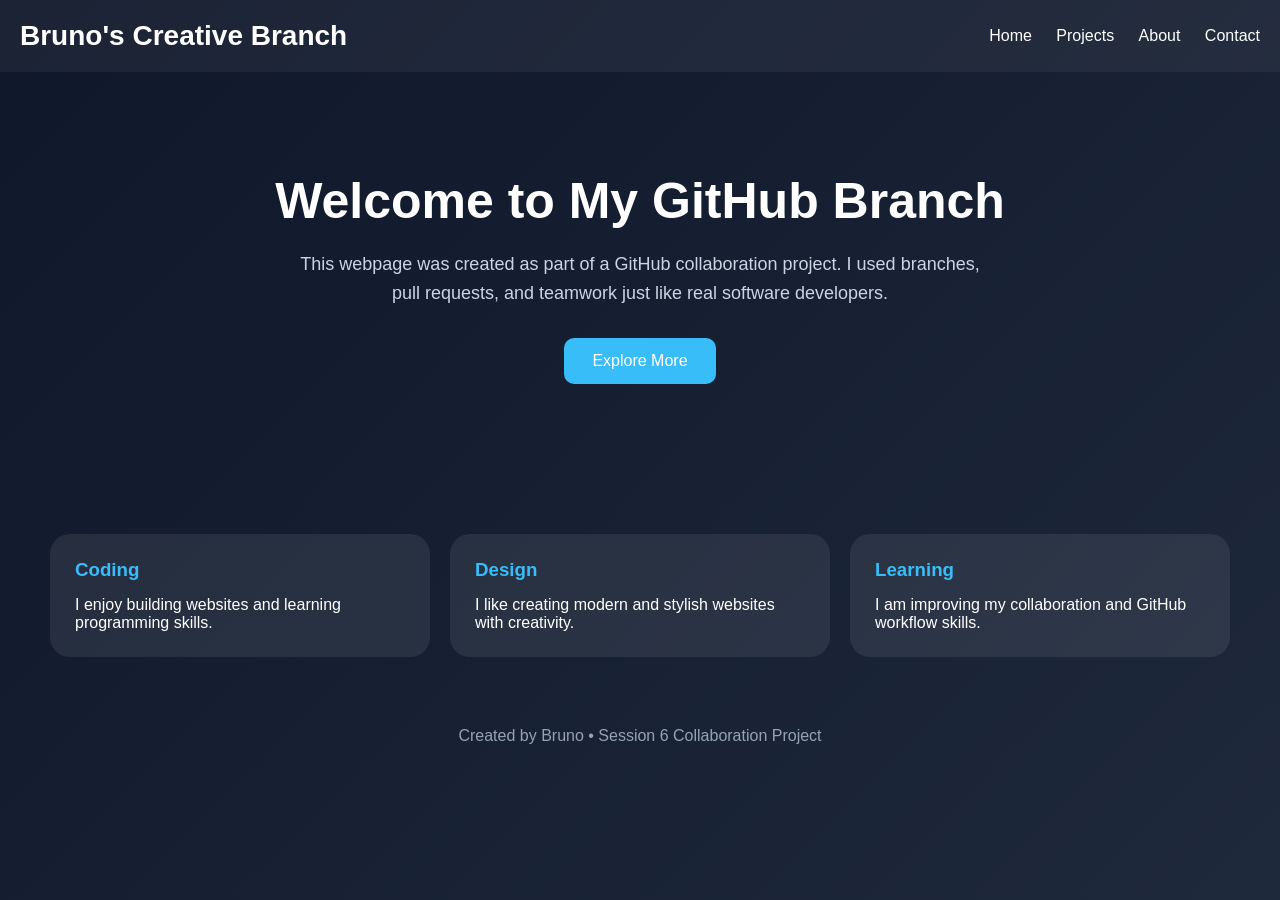
<file: index.html>
<!DOCTYPE html>
<html lang="en">
<head>
  <meta charset="UTF-8" />
  <meta name="viewport" content="width=device-width, initial-scale=1.0"/>
  <title>Bruno's Branch Page</title>

  <style>
    * {
      margin: 0;
      padding: 0;
      box-sizing: border-box;
      font-family: Arial, sans-serif;
    }

    body {
      background: linear-gradient(135deg, #0f172a, #1e293b);
      color: white;
      min-height: 100vh;
    }

    header {
      padding: 20px;
      display: flex;
      justify-content: space-between;
      align-items: center;
      background: rgba(255,255,255,0.05);
    }

    header h1 {
      font-size: 28px;
    }

    nav a {
      color: white;
      text-decoration: none;
      margin-left: 20px;
    }

    nav a:hover {
      color: #38bdf8;
    }

    .hero {
      text-align: center;
      padding: 100px 20px;
    }

    .hero h2 {
      font-size: 50px;
      margin-bottom: 20px;
    }

    .hero p {
      max-width: 700px;
      margin: auto;
      font-size: 18px;
      line-height: 1.6;
      color: #cbd5e1;
    }

    .btn {
      margin-top: 30px;
      padding: 14px 28px;
      border: none;
      border-radius: 10px;
      background: #38bdf8;
      color: white;
      font-size: 16px;
      cursor: pointer;
    }

    .btn:hover {
      background: #0ea5e9;
    }

    .cards {
      display: grid;
      grid-template-columns: repeat(auto-fit, minmax(250px, 1fr));
      gap: 20px;
      padding: 50px;
    }

    .card {
      background: rgba(255,255,255,0.08);
      padding: 25px;
      border-radius: 20px;
    }

    .card h3 {
      margin-bottom: 15px;
      color: #38bdf8;
    }

    footer {
      text-align: center;
      padding: 20px;
      color: #94a3b8;
    }
  </style>
</head>

<body>

  <header>
    <h1>Bruno's Creative Branch</h1>

    <nav>
      <a href="#">Home</a>
      <a href="#">Projects</a>
      <a href="#">About</a>
      <a href="#">Contact</a>
    </nav>
  </header>

  <section class="hero">
    <h2>Welcome to My GitHub Branch </h2>

    <p>
      This webpage was created as part of a GitHub collaboration project.
      I used branches, pull requests, and teamwork just like real software developers.
    </p>

    <button class="btn">Explore More</button>
  </section>

  <section class="cards">

    <div class="card">
      <h3>Coding</h3>
      <p>I enjoy building websites and learning programming skills.</p>
    </div>

    <div class="card">
      <h3> Design</h3>
      <p>I like creating modern and stylish websites with creativity.</p>
    </div>

    <div class="card">
      <h3> Learning</h3>
      <p>I am improving my collaboration and GitHub workflow skills.</p>
    </div>

  </section>

  <footer>
    <p>Created by Bruno • Session 6 Collaboration Project</p>
  </footer>

</body>
</html>
</file>
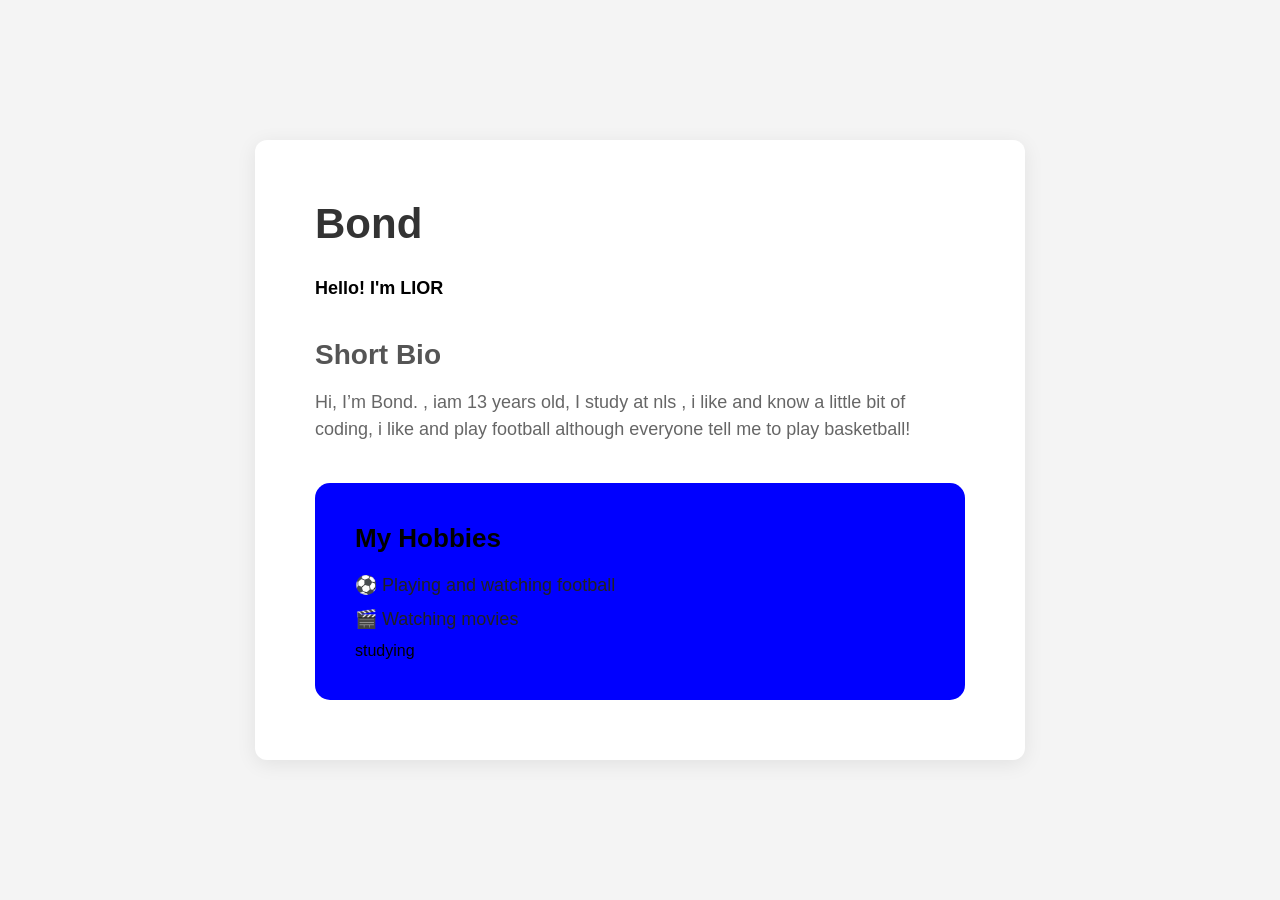
<file: just to commit.html>
<!DOCTYPE html>
<html lang="en">
<head>
    <meta charset="UTF-8">
    <meta name="viewport" content="width=device-width, initial-scale=1.0">
    <title>Bond Bio Card</title>
    <link rel="stylesheet" href="style.css">
</head>
<body>

    <div class="card">
        <h1>Bond</h1>
        
        <p class="greeting">Hello! I'm LIOR </p>

        <h2 class="section-title">Short Bio</h2>
        
        <p class="bio-text">
            Hi, I’m Bond. , iam 13 years old, I study at nls , i like and know a little bit of coding, 
            i like and play football although everyone tell me to play basketball!
        </p>

        <div class="hobbies-container">
            <h3>My Hobbies</h3>
            <ul>
                <li>⚽ Playing and watching football</li>
                <li>🎬 Watching movies</li>
                <l1> studying  </l1>
            </ul>
        </div>
    </div>

</body>
</html>
</file>
<file: style.css>
/* General page styling to center the card */
body {
    background-color: #f4f4f4; /* Light gray background */
    font-family: 'Segoe UI', Tahoma, Geneva, Verdana, sans-serif;
    display: flex;
    justify-content: center;
    align-items: center;
    min-height: 100vh;
    margin: 0;
}

/* The Main White Card */
.card {
    background-color: #ffffff;
    width: 650px;
    padding: 60px;
    border-radius: 12px;
    box-shadow: 0 4px 20px rgba(0, 0, 0, 0.08);
}

/* Titles and Text */
h1 {
    font-size: 42px;
    margin: 0 0 30px 0;
    color: #333333;
}

.greeting {
    font-weight: 700;
    font-size: 18px;
    margin-bottom: 40px;
    color: #000000;
}

.section-title {
    font-size: 28px;
    color: #555555;
    margin-bottom: 15px;
}

.bio-text {
    font-size: 18px;
    color: #666666;
    line-height: 1.5;
    margin-bottom: 40px;
}

/* The Gray Hobbies Box */
.hobbies-container {
    background-color: blue;
    padding: 40px;
    border-radius: 15px;
}

.hobbies-container h3 {
    font-size: 26px;
    margin: 0 0 20px 0;
    color: #000000;
}

.hobbies-container ul {
    list-style: none; /* Removes default dots */
    padding: 0;
    margin: 0;
}

.hobbies-container li {
    font-size: 18px;
    color: #222222;
    margin-bottom: 12px;
    display: flex;
    align-items: center;
    gap: 10px; /* Space between emoji and text */
}
</file>
